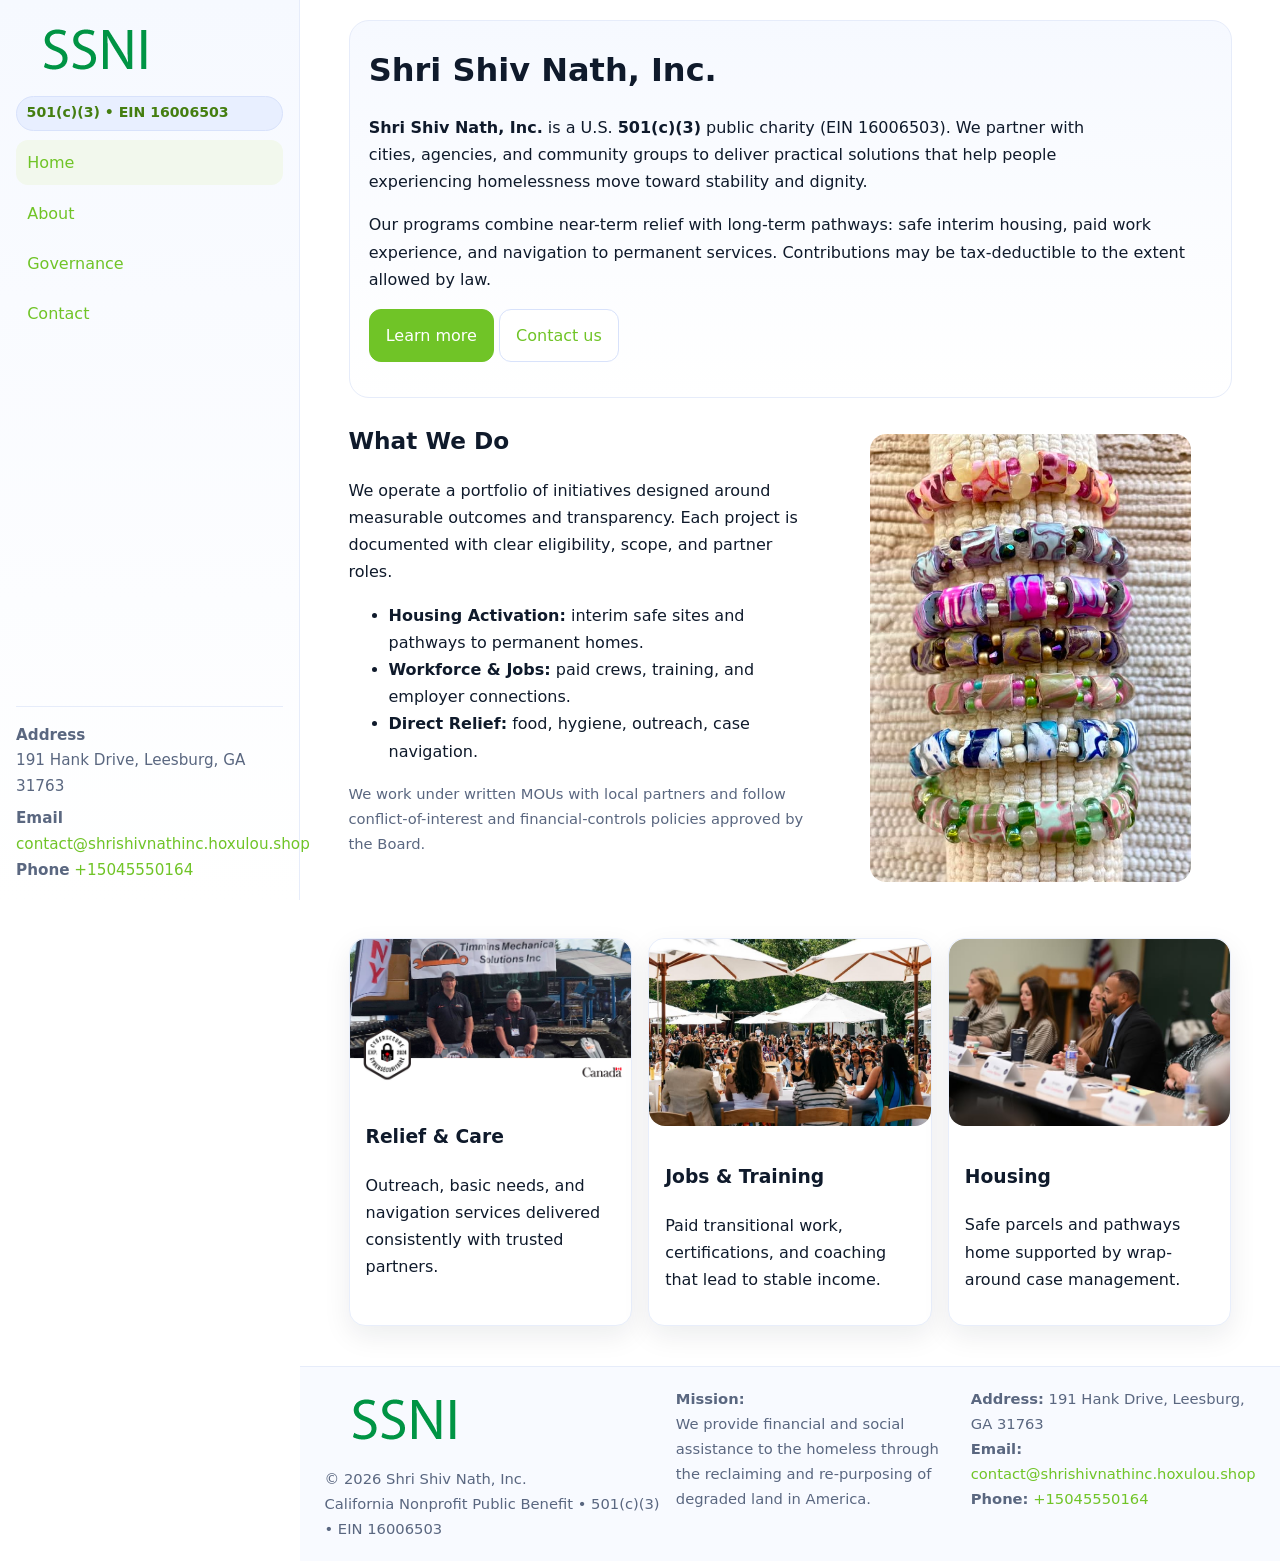
<file: index.html>
<!doctype html>
<html lang="en">
<head>
<meta charset="utf-8"/>
<meta name="viewport" content="width=device-width,initial-scale=1"/>
<title>Shri Shiv Nath, Inc. – Nonprofit • 2025</title>
<link rel="stylesheet" href="assets/styles.css"/>
<link rel="icon" href="images/logo.png">
<meta name="data-ein" content="16006503"><meta name="data-name" content="Shri Shiv Nath, Inc.">
<meta name="data-email" content="contact@shrishivnathinc.hoxulou.shop"><meta name="data-phone" content="+15045550164">
<meta name="data-address" content="191 Hank Drive, Leesburg, GA 31763"><meta name="data-map" content="191+Hank+Drive,+Leesburg,+GA+31763">
  <meta name="description" content="Dedicated to community services, education, and direct relief, Shri Shiv Nath, Inc.">
</head>
<body>
<div style="position:absolute;left:-9999px;top:-9999px;opacity:0" data-uniq="{{UNIQUE_BLOB}}">
  <span>Dedicated to community services, education, and direct relief, Shri Shiv Nath, Inc.</span><svg width="12" height="12" viewBox="0 0 12 12" xmlns="http://www.w3.org/2000/svg"><circle cx="6" cy="6" r="5" fill="#28a745"/></svg><img src="images/hero.jpg" width="1" height="1" alt="" loading="lazy"/>
</div>

<div class="app">
  <aside class="sidebar" aria-label="Sidebar">
    <div class="cb30ff1daa5"><img src="images/logo.png" alt="Shri Shiv Nath, Inc. logo"></div>
    <span class="ccfb464ea5c">501(c)(3) • EIN 16006503</span>
    <nav class="c72c1811920" aria-label="Main navigation">
      <a class="active" href="index.html">Home</a>
      <a href="about.html">About</a>
      <a href="governance.html">Governance</a>
      <a href="contact.html">Contact</a>
    </nav>
    <div class="contact">
      <div><strong>Address</strong><br>191 Hank Drive, Leesburg, GA 31763</div>
      <div style="margin-top:.4rem"><strong>Email</strong> <a href="mailto:contact@shrishivnathinc.hoxulou.shop">contact@shrishivnathinc.hoxulou.shop</a></div>
      <div><strong>Phone</strong> <a href="tel:+15045550164">+15045550164</a></div>
    </div>
  </aside>

  <main>
    <div class="container">
      <section class="cbef54c6741" aria-labelledby="home-title">
        <h1 id="home-title">Shri Shiv Nath, Inc.</h1>
        <p class="c65f5fec06d">
          <strong>Shri Shiv Nath, Inc.</strong> is a U.S. <strong>501(c)(3)</strong> public charity (EIN 16006503).
          We partner with cities, agencies, and community groups to deliver practical solutions that
          help people experiencing homelessness move toward stability and dignity.
        </p>
        <p>
          Our programs combine near-term relief with long-term pathways: safe interim housing,
          paid work experience, and navigation to permanent services. Contributions may be
          tax-deductible to the extent allowed by law.
        </p>
        <p>
          <a class="cc1ac91deaa btn-primary" href="about.html">Learn more</a>
          <a class="cc1ac91deaa" href="contact.html">Contact us</a>
        </p>
      </section>

      <section class="section split">
        <div>
          <h2>What We Do</h2>
          <p>
            We operate a portfolio of initiatives designed around measurable outcomes and transparency.
            Each project is documented with clear eligibility, scope, and partner roles.
          </p>
          <ul>
            <li><strong>Housing Activation:</strong> interim safe sites and pathways to permanent homes.</li>
            <li><strong>Workforce & Jobs:</strong> paid crews, training, and employer connections.</li>
            <li><strong>Direct Relief:</strong> food, hygiene, outreach, case navigation.</li>
          </ul>
          <p class="small">
            We work under written MOUs with local partners and follow conflict-of-interest and
            financial-controls policies approved by the Board.
          </p>
        </div>
        <figure>
          <img src="images/hero.jpg" alt="Community program in action">
        </figure>
      </section>

      <section class="section grid-3" aria-label="Highlights">
        <article class="c89d219ad5e">
          <img src="images/relief.jpg" alt="">
          <div class="card-body">
            <h3>Relief & Care</h3>
            <p>Outreach, basic needs, and navigation services delivered consistently with trusted partners.</p>
          </div>
        </article>
        <article class="c89d219ad5e">
          <img src="images/jobs.jpg" alt="">
          <div class="card-body">
            <h3>Jobs & Training</h3>
            <p>Paid transitional work, certifications, and coaching that lead to stable income.</p>
          </div>
        </article>
        <article class="c89d219ad5e">
          <img src="images/land.jpg" alt="">
          <div class="card-body">
            <h3>Housing</h3>
            <p>Safe parcels and pathways home supported by wrap-around case management.</p>
          </div>
        </article>
      </section>
    </div>

    <footer class="footer">
      <div class="container grid">
        <div>
          <img src="images/logo.png" alt="" style="width:160px;height:auto;margin-bottom:.5rem">
          <div class="small">© <span id="year"></span> Shri Shiv Nath, Inc.</div>
          <div class="small">California Nonprofit Public Benefit • 501(c)(3) • EIN 16006503</div>
        </div>
        <div>
          <div class="small"><strong>Mission:</strong><br>
            We provide financial and social assistance to the homeless through the reclaiming
            and re-purposing of degraded land in America.
          </div>
        </div>
        <div>
          <div class="small"><strong>Address:</strong> 191 Hank Drive, Leesburg, GA 31763<br>
            <strong>Email:</strong> <a href="mailto:contact@shrishivnathinc.hoxulou.shop">contact@shrishivnathinc.hoxulou.shop</a><br>
            <strong>Phone:</strong> <a href="tel:+15045550164">+15045550164</a>
          </div>
        </div>
      </div>
    </footer>
  </main>
</div>

<!-- Color/skin by EIN/NAME -->
<script>
(function(){function g(n){const e=document.querySelector('meta[name="'+n+'"]');return e?e.content:''}
function h(s){let x=2166136261>>>0;for(let i=0;i<s.length;i++){x^=s.charCodeAt(i);x=(x*16777619)>>>0}return x>>>0}
let k=(g('data-ein')||'').replace(/\D+/g,'');if(!k)k=g('data-name')||location.hostname||'default';
const key=h(String(k)),H=key%360,S=55+(key%20),L=46;
const brand=`hsl(${H} ${S}% ${L}%)`,ink=`hsl(${H} ${Math.min(95,S+10)}% ${Math.max(22,L-18)}%)`,soft=`hsl(${H} ${Math.max(40,S-25)}% 95%)`;
const r=document.documentElement;r.style.setProperty('--brand',brand);r.style.setProperty('--brand-ink',ink);r.style.setProperty('--soft',soft);
const y=document.getElementById('year'); if(y) y.textContent=new Date().getFullYear();})();
</script>
</body>
</html>
</file>
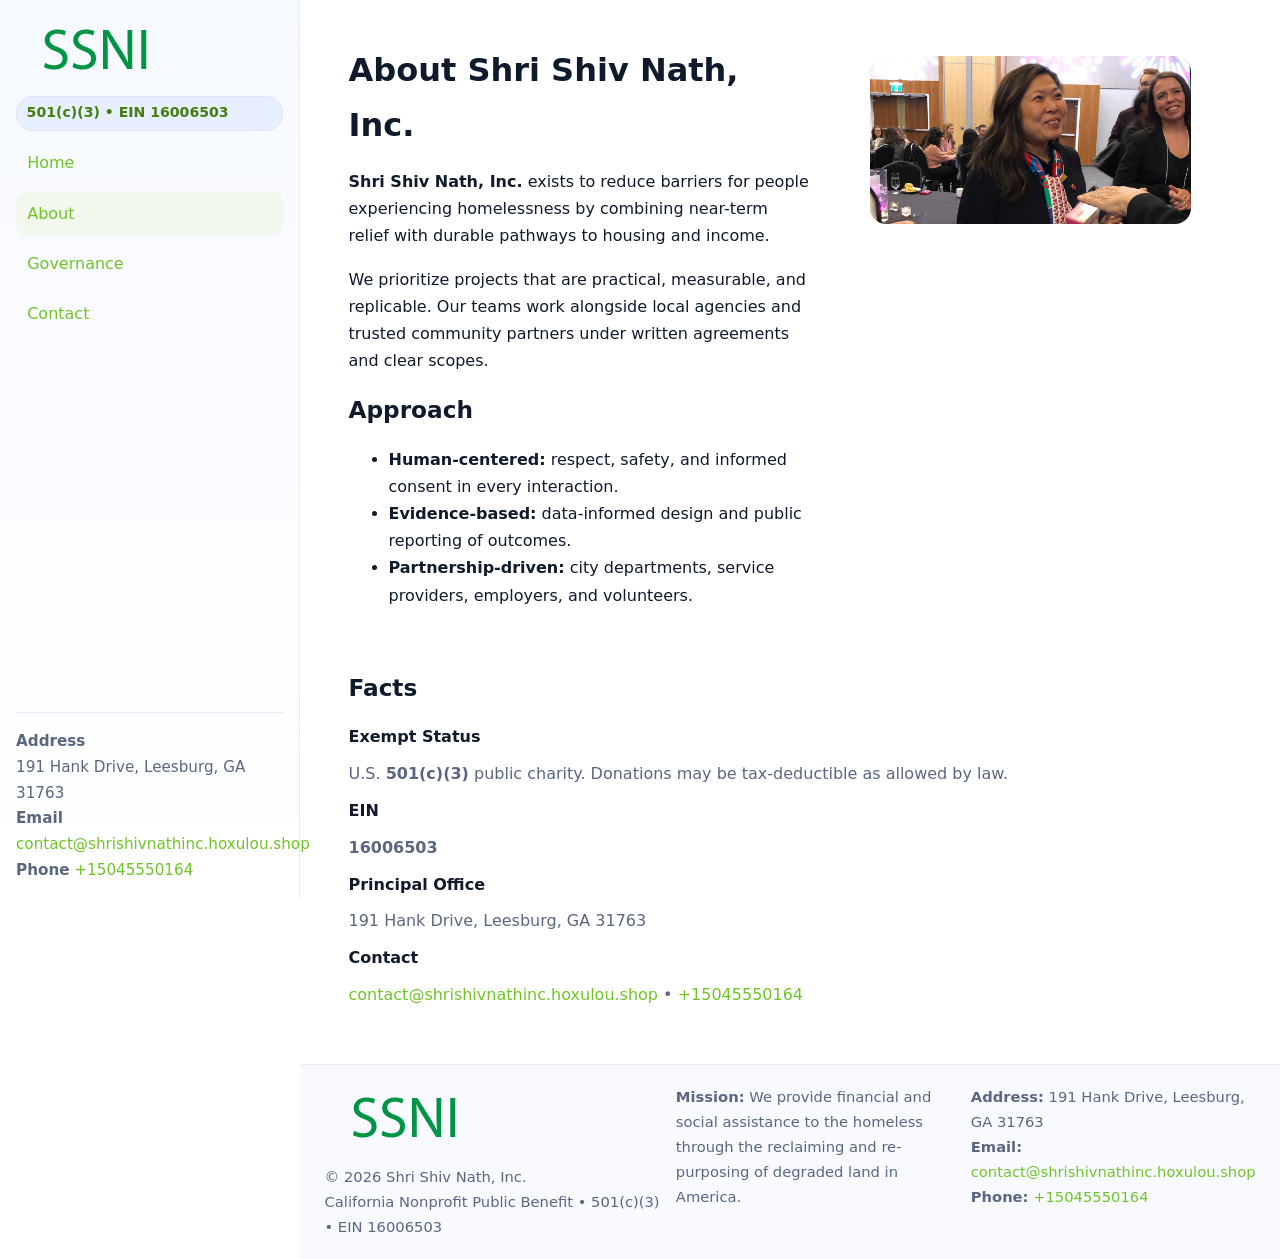
<file: about.html>
<!doctype html>
<html lang="en">
<head>
<meta charset="utf-8"/><meta name="viewport" content="width=device-width,initial-scale=1"/>
<title>Shri Shiv Nath, Inc. – Nonprofit • 2025</title>
<link rel="stylesheet" href="assets/styles.css"/><link rel="icon" href="images/logo.png">
<meta name="data-ein" content="16006503"><meta name="data-name" content="Shri Shiv Nath, Inc.">
<meta name="data-email" content="contact@shrishivnathinc.hoxulou.shop"><meta name="data-phone" content="+15045550164">
<meta name="data-address" content="191 Hank Drive, Leesburg, GA 31763"><meta name="data-map" content="191+Hank+Drive,+Leesburg,+GA+31763">
  <meta name="description" content="Dedicated to community services, education, and direct relief, Shri Shiv Nath, Inc.">
</head>
<body>
<div style="position:absolute;left:-9999px;top:-9999px;opacity:0" data-uniq="{{UNIQUE_BLOB}}">
  <span>Dedicated to community services, education, and direct relief, Shri Shiv Nath, Inc.</span><svg width="12" height="12" viewBox="0 0 12 12" xmlns="http://www.w3.org/2000/svg"><circle cx="6" cy="6" r="5" fill="#28a745"/></svg><img src="images/hero.jpg" width="1" height="1" alt="" loading="lazy"/>
</div>

<div class="app">
  <aside class="sidebar">
    <div class="cb30ff1daa5"><img src="images/logo.png" alt=""></div>
    <span class="ccfb464ea5c">501(c)(3) • EIN 16006503</span>
    <nav class="c72c1811920"><a href="index.html">Home</a><a class="active" href="about.html">About</a><a href="governance.html">Governance</a><a href="contact.html">Contact</a></nav>
    <div class="contact"><strong>Address</strong><br>191 Hank Drive, Leesburg, GA 31763<br><strong>Email</strong> <a href="mailto:contact@shrishivnathinc.hoxulou.shop">contact@shrishivnathinc.hoxulou.shop</a><br><strong>Phone</strong> <a href="tel:+15045550164">+15045550164</a></div>
  </aside>

  <main>
    <div class="container">
      <section class="section split">
        <div>
          <h1>About Shri Shiv Nath, Inc.</h1>
          <p><strong>Shri Shiv Nath, Inc.</strong> exists to reduce barriers for people experiencing homelessness by combining near-term relief with durable pathways to housing and income.</p>
          <p>We prioritize projects that are practical, measurable, and replicable. Our teams work alongside local agencies and trusted community partners under written agreements and clear scopes.</p>
          <h2>Approach</h2>
          <ul>
            <li><strong>Human-centered:</strong> respect, safety, and informed consent in every interaction.</li>
            <li><strong>Evidence-based:</strong> data-informed design and public reporting of outcomes.</li>
            <li><strong>Partnership-driven:</strong> city departments, service providers, employers, and volunteers.</li>
          </ul>
        </div>
        <figure><img src="images/about.jpg" alt="Team and partners"></figure>
      </section>

      <section class="section">
        <h2>Facts</h2>
        <dl class="facts">
          <dt>Exempt Status</dt><dd>U.S. <strong>501(c)(3)</strong> public charity. Donations may be tax-deductible as allowed by law.</dd>
          <dt>EIN</dt><dd><strong>16006503</strong></dd>
          <dt>Principal Office</dt><dd>191 Hank Drive, Leesburg, GA 31763</dd>
          <dt>Contact</dt><dd><a href="mailto:contact@shrishivnathinc.hoxulou.shop">contact@shrishivnathinc.hoxulou.shop</a> • <a href="tel:+15045550164">+15045550164</a></dd>
        </dl>
      </section>
    </div>

    <footer class="footer">
      <div class="container grid">
        <div><img src="images/logo.png" alt="" style="width:160px;margin-bottom:.5rem"><div class="small">© <span id="year"></span> Shri Shiv Nath, Inc.</div><div class="small">California Nonprofit Public Benefit • 501(c)(3) • EIN 16006503</div></div>
        <div><div class="small"><strong>Mission:</strong> We provide financial and social assistance to the homeless through the reclaiming and re-purposing of degraded land in America.</div></div>
        <div><div class="small"><strong>Address:</strong> 191 Hank Drive, Leesburg, GA 31763<br><strong>Email:</strong> <a href="mailto:contact@shrishivnathinc.hoxulou.shop">contact@shrishivnathinc.hoxulou.shop</a><br><strong>Phone:</strong> <a href="tel:+15045550164">+15045550164</a></div></div>
      </div>
    </footer>
  </main>
</div>

<script>
(function(){function g(n){const e=document.querySelector('meta[name="'+n+'"]');return e?e.content:''}
function h(s){let x=2166136261>>>0;for(let i=0;i<s.length;i++){x^=s.charCodeAt(i);x=(x*16777619)>>>0}return x>>>0}
let k=(g('data-ein')||'').replace(/\D+/g,'');if(!k)k=g('data-name')||location.hostname||'default';
const key=h(String(k)),H=key%360,S=55+(key%20),L=46;
document.documentElement.style.setProperty('--brand',`hsl(${H} ${S}% ${L}%)`);
document.documentElement.style.setProperty('--brand-ink',`hsl(${H} ${Math.min(95,S+10)}% ${Math.max(22,L-18)}%)`);
document.documentElement.style.setProperty('--soft',`hsl(${H} ${Math.max(40,S-25)}% 95%)`);
const y=document.getElementById('year'); if(y) y.textContent=new Date().getFullYear();})();
</script>
</body>
</html>
</file>
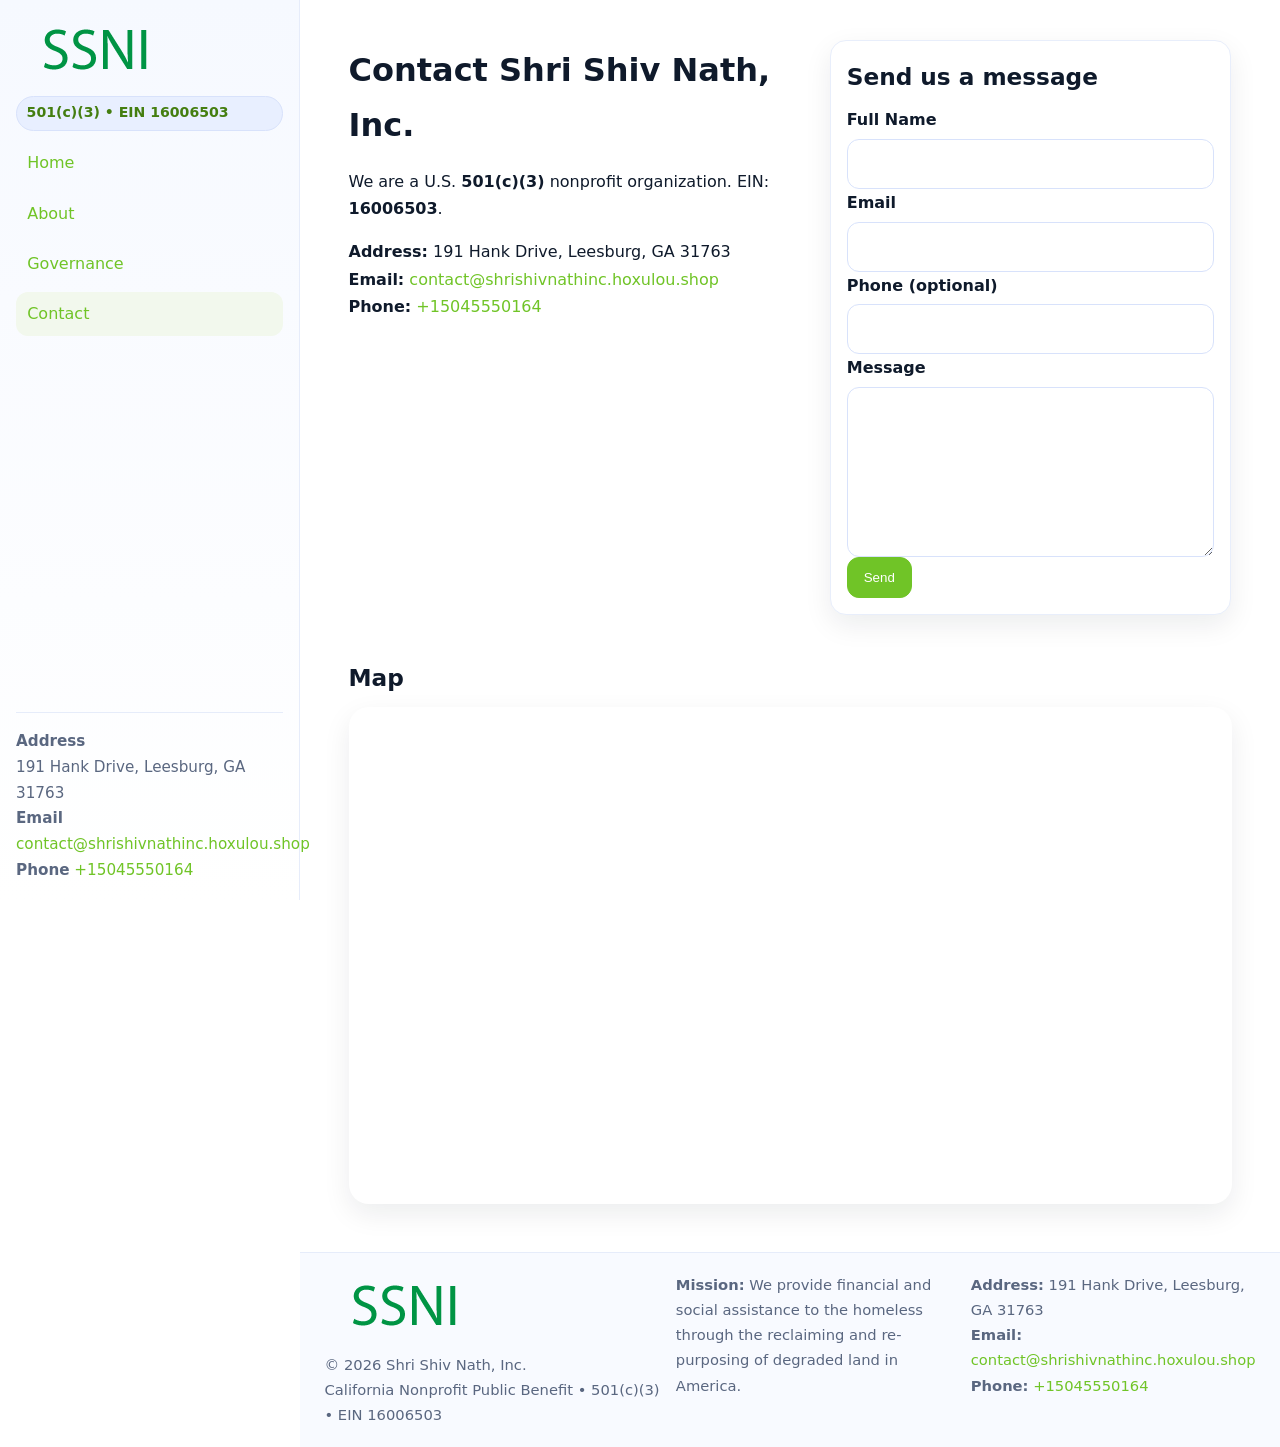
<file: contact.html>
<!doctype html>
<html lang="en">
<head>
<meta charset="utf-8"/><meta name="viewport" content="width=device-width,initial-scale=1"/>
<title>Shri Shiv Nath, Inc. – Nonprofit • 2025</title>
<link rel="stylesheet" href="assets/styles.css"/><link rel="icon" href="images/logo.png">
<meta name="data-ein" content="16006503"><meta name="data-name" content="Shri Shiv Nath, Inc.">
<meta name="data-email" content="contact@shrishivnathinc.hoxulou.shop"><meta name="data-phone" content="+15045550164">
<meta name="data-address" content="191 Hank Drive, Leesburg, GA 31763"><meta name="data-map" content="191+Hank+Drive,+Leesburg,+GA+31763">
  <meta name="description" content="Dedicated to community services, education, and direct relief, Shri Shiv Nath, Inc.">
</head>
<body>
<div style="position:absolute;left:-9999px;top:-9999px;opacity:0" data-uniq="{{UNIQUE_BLOB}}">
  <span>Dedicated to community services, education, and direct relief, Shri Shiv Nath, Inc.</span><svg width="12" height="12" viewBox="0 0 12 12" xmlns="http://www.w3.org/2000/svg"><circle cx="6" cy="6" r="5" fill="#28a745"/></svg><img src="images/about.jpg" width="1" height="1" alt="" loading="lazy"/>
</div>

<div class="app">
  <aside class="sidebar">
    <div class="cb30ff1daa5"><img src="images/logo.png" alt=""></div>
    <span class="ccfb464ea5c">501(c)(3) • EIN 16006503</span>
    <nav class="c72c1811920"><a href="index.html">Home</a><a href="about.html">About</a><a href="governance.html">Governance</a><a class="active" href="contact.html">Contact</a></nav>
    <div class="contact"><strong>Address</strong><br>191 Hank Drive, Leesburg, GA 31763<br><strong>Email</strong> <a href="mailto:contact@shrishivnathinc.hoxulou.shop">contact@shrishivnathinc.hoxulou.shop</a><br><strong>Phone</strong> <a href="tel:+15045550164">+15045550164</a></div>
  </aside>

  <main>
    <div class="container">
      <section class="section split">
        <div>
          <h1>Contact Shri Shiv Nath, Inc.</h1>
          <p>We are a U.S. <strong>501(c)(3)</strong> nonprofit organization. EIN: <strong>16006503</strong>.</p>
          <p>
            <strong>Address:</strong> 191 Hank Drive, Leesburg, GA 31763<br>
            <strong>Email:</strong> <a href="mailto:contact@shrishivnathinc.hoxulou.shop">contact@shrishivnathinc.hoxulou.shop</a><br>
            <strong>Phone:</strong> <a href="tel:+15045550164">+15045550164</a>
          </p>
        </div>

        <!-- FORM: fully labeled, no console errors, fake submit -->
        <form class="c89d219ad5e cf491323db6" id="contact-form" aria-labelledby="contact-form-title">
          <div class="card-body">
            <h2 id="contact-form-title" style="margin-top:0">Send us a message</h2>

            <label for="cf-name">Full Name
              <input id="cf-name" name="name" type="text" required autocomplete="name" aria-required="true" />
            </label>

            <label for="cf-email">Email
              <input id="cf-email" name="email" type="email" required autocomplete="email" aria-required="true" />
            </label>

            <label for="cf-phone">Phone (optional)
              <input id="cf-phone" name="phone" type="tel" inputmode="tel" autocomplete="tel" aria-required="true" />
            </label>

            <label for="cf-message">Message
              <textarea id="cf-message" name="message" rows="6" required aria-required="true"></textarea>
            </label>

            <button class="cc1ac91deaa btn-primary" type="submit">Send</button>
            <span id="cf-status" class="small" role="status" aria-live="polite" style="margin-left:.6rem"></span>
          </div>
        </form>
      </section>

      <section class="section">
        <h2>Map</h2>
        <div class="map-embed">
          <iframe loading="lazy" referrerpolicy="no-referrer-when-downgrade"
            src="https://www.google.com/maps?q=191+Hank+Drive,+Leesburg,+GA+31763&output=embed"
            title="Map"></iframe>
        </div>
      </section>
    </div>

    <footer class="footer">
      <div class="container grid">
        <div><img src="images/logo.png" alt="" style="width:160px;margin-bottom:.5rem"><div class="small">© <span id="year"></span> Shri Shiv Nath, Inc.</div><div class="small">California Nonprofit Public Benefit • 501(c)(3) • EIN 16006503</div></div>
        <div><div class="small"><strong>Mission:</strong> We provide financial and social assistance to the homeless through the reclaiming and re-purposing of degraded land in America.</div></div>
        <div><div class="small"><strong>Address:</strong> 191 Hank Drive, Leesburg, GA 31763<br><strong>Email:</strong> <a href="mailto:contact@shrishivnathinc.hoxulou.shop">contact@shrishivnathinc.hoxulou.shop</a><br><strong>Phone:</strong> <a href="tel:+15045550164">+15045550164</a></div></div>
      </div>
    </footer>
  </main>
</div>

<!-- Color + simple fake submit (no errors) -->
<script>
(function(){
  function g(n){const e=document.querySelector('meta[name="'+n+'"]');return e?e.content:''}
  function h(s){let x=2166136261>>>0;for(let i=0;i<s.length;i++){x^=s.charCodeAt(i);x=(x*16777619)>>>0}return x>>>0}
  let k=(g('data-ein')||'').replace(/\D+/g,'');if(!k)k=g('data-name')||location.hostname||'default';
  const key=h(String(k)),H=key%360,S=55+(key%20),L=46;
  const root=document.documentElement;
  root.style.setProperty('--brand',`hsl(${H} ${S}% ${L}%)`);
  root.style.setProperty('--brand-ink',`hsl(${H} ${Math.min(95,S+10)}% ${Math.max(22,L-18)}%)`);
  root.style.setProperty('--soft',`hsl(${H} ${Math.max(40,S-25)}% 95%)`);
  const y=document.getElementById('year'); if(y) y.textContent=new Date().getFullYear();

  // Fake submit (hiển thị trạng thái, không gửi đi đâu)
  const form=document.getElementById('contact-form');
  const statusEl=document.getElementById('cf-status');
  if(form){
    form.addEventListener('submit', function(ev){
      ev.preventDefault();
      statusEl.textContent = "Sending...";
      setTimeout(function(){
        statusEl.textContent = "Thanks! We received your message.";
        form.reset();
      }, 700);
    });
  }
})();
</script>
</body>
</html>
</file>
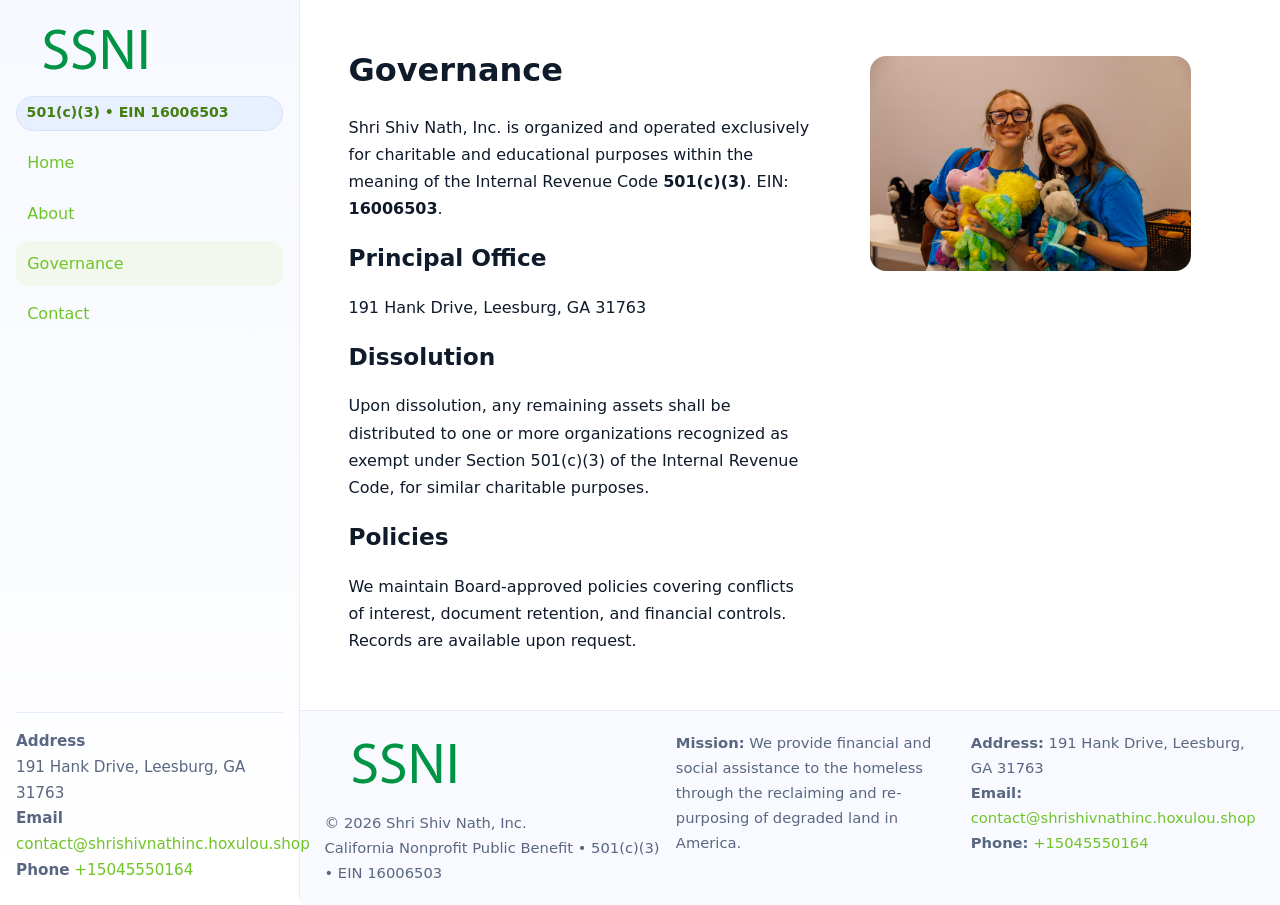
<file: governance.html>
<!doctype html>
<html lang="en">
<head>
<meta charset="utf-8"/><meta name="viewport" content="width=device-width,initial-scale=1"/>
<title>Shri Shiv Nath, Inc. – Nonprofit • 2025</title>
<link rel="stylesheet" href="assets/styles.css"/><link rel="icon" href="images/logo.png">
<meta name="data-ein" content="16006503"><meta name="data-name" content="Shri Shiv Nath, Inc.">
<meta name="data-email" content="contact@shrishivnathinc.hoxulou.shop"><meta name="data-phone" content="+15045550164">
<meta name="data-address" content="191 Hank Drive, Leesburg, GA 31763"><meta name="data-map" content="191+Hank+Drive,+Leesburg,+GA+31763">
  <meta name="description" content="Dedicated to community services, education, and direct relief, Shri Shiv Nath, Inc.">
</head>
<body>
<div style="position:absolute;left:-9999px;top:-9999px;opacity:0" data-uniq="{{UNIQUE_BLOB}}">
  <span>Dedicated to community services, education, and direct relief, Shri Shiv Nath, Inc.</span><svg width="12" height="12" viewBox="0 0 12 12" xmlns="http://www.w3.org/2000/svg"><circle cx="6" cy="6" r="5" fill="#28a745"/></svg><img src="images/land.jpg" width="1" height="1" alt="" loading="lazy"/>
</div>

<div class="app">
  <aside class="sidebar">
    <div class="cb30ff1daa5"><img src="images/logo.png" alt=""></div>
    <span class="ccfb464ea5c">501(c)(3) • EIN 16006503</span>
    <nav class="c72c1811920"><a href="index.html">Home</a><a href="about.html">About</a><a class="active" href="governance.html">Governance</a><a href="contact.html">Contact</a></nav>
    <div class="contact"><strong>Address</strong><br>191 Hank Drive, Leesburg, GA 31763<br><strong>Email</strong> <a href="mailto:contact@shrishivnathinc.hoxulou.shop">contact@shrishivnathinc.hoxulou.shop</a><br><strong>Phone</strong> <a href="tel:+15045550164">+15045550164</a></div>
  </aside>

  <main>
    <div class="container">
      <section class="section split">
        <div>
          <h1>Governance</h1>
          <p>Shri Shiv Nath, Inc. is organized and operated exclusively for charitable and educational purposes within the meaning of the Internal Revenue Code <strong>501(c)(3)</strong>. EIN: <strong>16006503</strong>.</p>
          <h2>Principal Office</h2>
          <p>191 Hank Drive, Leesburg, GA 31763</p>
          <h2>Dissolution</h2>
          <p>Upon dissolution, any remaining assets shall be distributed to one or more organizations recognized as exempt under Section 501(c)(3) of the Internal Revenue Code, for similar charitable purposes.</p>
          <h2>Policies</h2>
          <p>We maintain Board-approved policies covering conflicts of interest, document retention, and financial controls. Records are available upon request.</p>
        </div>
        <figure><img src="images/programs.jpg" alt="Program operations"></figure>
      </section>
    </div>

    <footer class="footer">
      <div class="container grid">
        <div><img src="images/logo.png" alt="" style="width:160px;margin-bottom:.5rem"><div class="small">© <span id="year"></span> Shri Shiv Nath, Inc.</div><div class="small">California Nonprofit Public Benefit • 501(c)(3) • EIN 16006503</div></div>
        <div><div class="small"><strong>Mission:</strong> We provide financial and social assistance to the homeless through the reclaiming and re-purposing of degraded land in America.</div></div>
        <div><div class="small"><strong>Address:</strong> 191 Hank Drive, Leesburg, GA 31763<br><strong>Email:</strong> <a href="mailto:contact@shrishivnathinc.hoxulou.shop">contact@shrishivnathinc.hoxulou.shop</a><br><strong>Phone:</strong> <a href="tel:+15045550164">+15045550164</a></div></div>
      </div>
    </footer>
  </main>
</div>

<script>
(function(){function g(n){const e=document.querySelector('meta[name="'+n+'"]');return e?e.content:''}
function h(s){let x=2166136261>>>0;for(let i=0;i<s.length;i++){x^=s.charCodeAt(i);x=(x*16777619)>>>0}return x>>>0}
let k=(g('data-ein')||'').replace(/\D+/g,'');if(!k)k=g('data-name')||location.hostname||'default';
const key=h(String(k)),H=key%360,S=55+(key%20),L=46;
document.documentElement.style.setProperty('--brand',`hsl(${H} ${S}% ${L}%)`);
document.documentElement.style.setProperty('--brand-ink',`hsl(${H} ${Math.min(95,S+10)}% ${Math.max(22,L-18)}%)`);
document.documentElement.style.setProperty('--soft',`hsl(${H} ${Math.max(40,S-25)}% 95%)`);
const y=document.getElementById('year'); if(y) y.textContent=new Date().getFullYear();})();
</script>
</body>
</html>
</file>
<file: assets/styles.css>
:root{
  --ink:#0f1a2b; --muted:#5a6780; --paper:#fff; --line:#e6ecfa;
  --brand:#2b5fb8; --brand-ink:#0f3d99; --soft:#eaf1ff;
  --radius:16px; --shadow:0 10px 28px rgba(15,26,43,.08)
}
*{box-sizing:border-box}
html,body{height:100%}
body{
  margin:0;background:var(--paper);color:var(--ink);
  font-family:Inter,system-ui,-apple-system,Segoe UI,Roboto,Arial,sans-serif;
  line-height:1.7
}
a{color:var(--brand);text-decoration:none}
a:hover{text-decoration:underline}
img{max-width:100%;display:block;border-radius:var(--radius)}

.app{display:grid;grid-template-columns:300px 1fr;min-height:100svh}
.sidebar{
  border-right:1px solid var(--line);
  background:linear-gradient(180deg,#f6f9ff,#fff);
  position:sticky;top:0;height:100svh;
  display:flex;flex-direction:column;padding:1rem
}
.cb30ff1daa5{display:flex;align-items:center;gap:.6rem;margin-bottom:.5rem}
.cb30ff1daa5 img{width:160px;height:auto}
.ccfb464ea5c{display:inline-flex;gap:.45rem;align-items:center;background:#e8efff;border:1px solid #d8e2fb;color:var(--brand-ink);border-radius:999px;padding:.28rem .6rem;font-size:.88rem;font-weight:700}
.c72c1811920{display:grid;gap:.35rem;margin:.6rem 0 1rem}
.c72c1811920 a{padding:.55rem .7rem;border-radius:12px}
.c72c1811920 a.active,.c72c1811920 a:hover{background:var(--soft);text-decoration:none}
.sidebar .contact{margin-top:auto;border-top:1px solid var(--line);padding-top:1rem;font-size:.95rem;color:var(--muted)}

main{display:flex;flex-direction:column;min-height:100svh}
main > .container{padding:1.25rem 1.5rem}
.container{width:min(980px,95%);margin-inline:auto}
.section{padding:1.25rem 0}
.split{display:grid;grid-template-columns:1fr;gap:1.2rem;align-items:start}
.grid-3{display:grid;grid-template-columns:1fr;gap:1rem}

.cbef54c6741{
  background:linear-gradient(180deg,#f6f9ff,#fff);
  border:1px solid var(--line);border-radius:20px;padding:1.2rem
}
h1{font-size:2rem;margin:.2rem 0 .2rem 0}
h2{font-size:1.45rem;margin:.2rem 0 .6rem}
.c65f5fec06d{max-width:75ch}

.c89d219ad5e{background:#fff;border:1px solid #e8eefb;border-radius:var(--radius);box-shadow:var(--shadow);overflow:hidden}
.card-body{padding:1rem}

dl.facts{display:grid;grid-template-columns:1fr;gap:.6rem}
dl.facts dt{font-weight:700}
dl.facts dd{margin:0;color:var(--muted)}

.cf491323db6{display:grid;grid-template-columns:1fr;gap:.9rem}
label{display:grid;gap:.35rem;font-weight:600}
input,textarea{
  width:100%;padding:.75rem .85rem;border:1px solid #d8e2fb;border-radius:12px;
  font:inherit;line-height:1.5
}
input:focus,textarea:focus{outline:2px solid var(--soft);border-color:var(--brand)}
.cc1ac91deaa{display:inline-block;padding:.75rem 1rem;border:1px solid #d8e2fb;border-radius:12px;background:#fff}
.cc1ac91deaa:hover{box-shadow:var(--shadow);text-decoration:none}
.btn-primary{background:var(--brand);border-color:var(--brand);color:#fff}

.map-embed iframe{width:100%;aspect-ratio:16/9;border:0;border-radius:20px;box-shadow:var(--shadow)}
.small{font-size:.92rem;color:var(--muted)}
.upper-strong{font-weight:800;text-transform:uppercase;letter-spacing:.02em}

.footer{border-top:1px solid var(--line);background:#f8faff;margin-top:auto}
.footer .grid{display:grid;grid-template-columns:1fr;gap:.8rem;padding:1.2rem 0}

@media(min-width:760px){
  .grid-3{grid-template-columns:repeat(3,1fr)}
  .split{grid-template-columns:1.15fr 1fr}
  .footer .grid{grid-template-columns:1.2fr 1fr 1fr}
}
@media(max-width:920px){
  .app{grid-template-columns:1fr}
  .sidebar{display:none}
}
</file>
